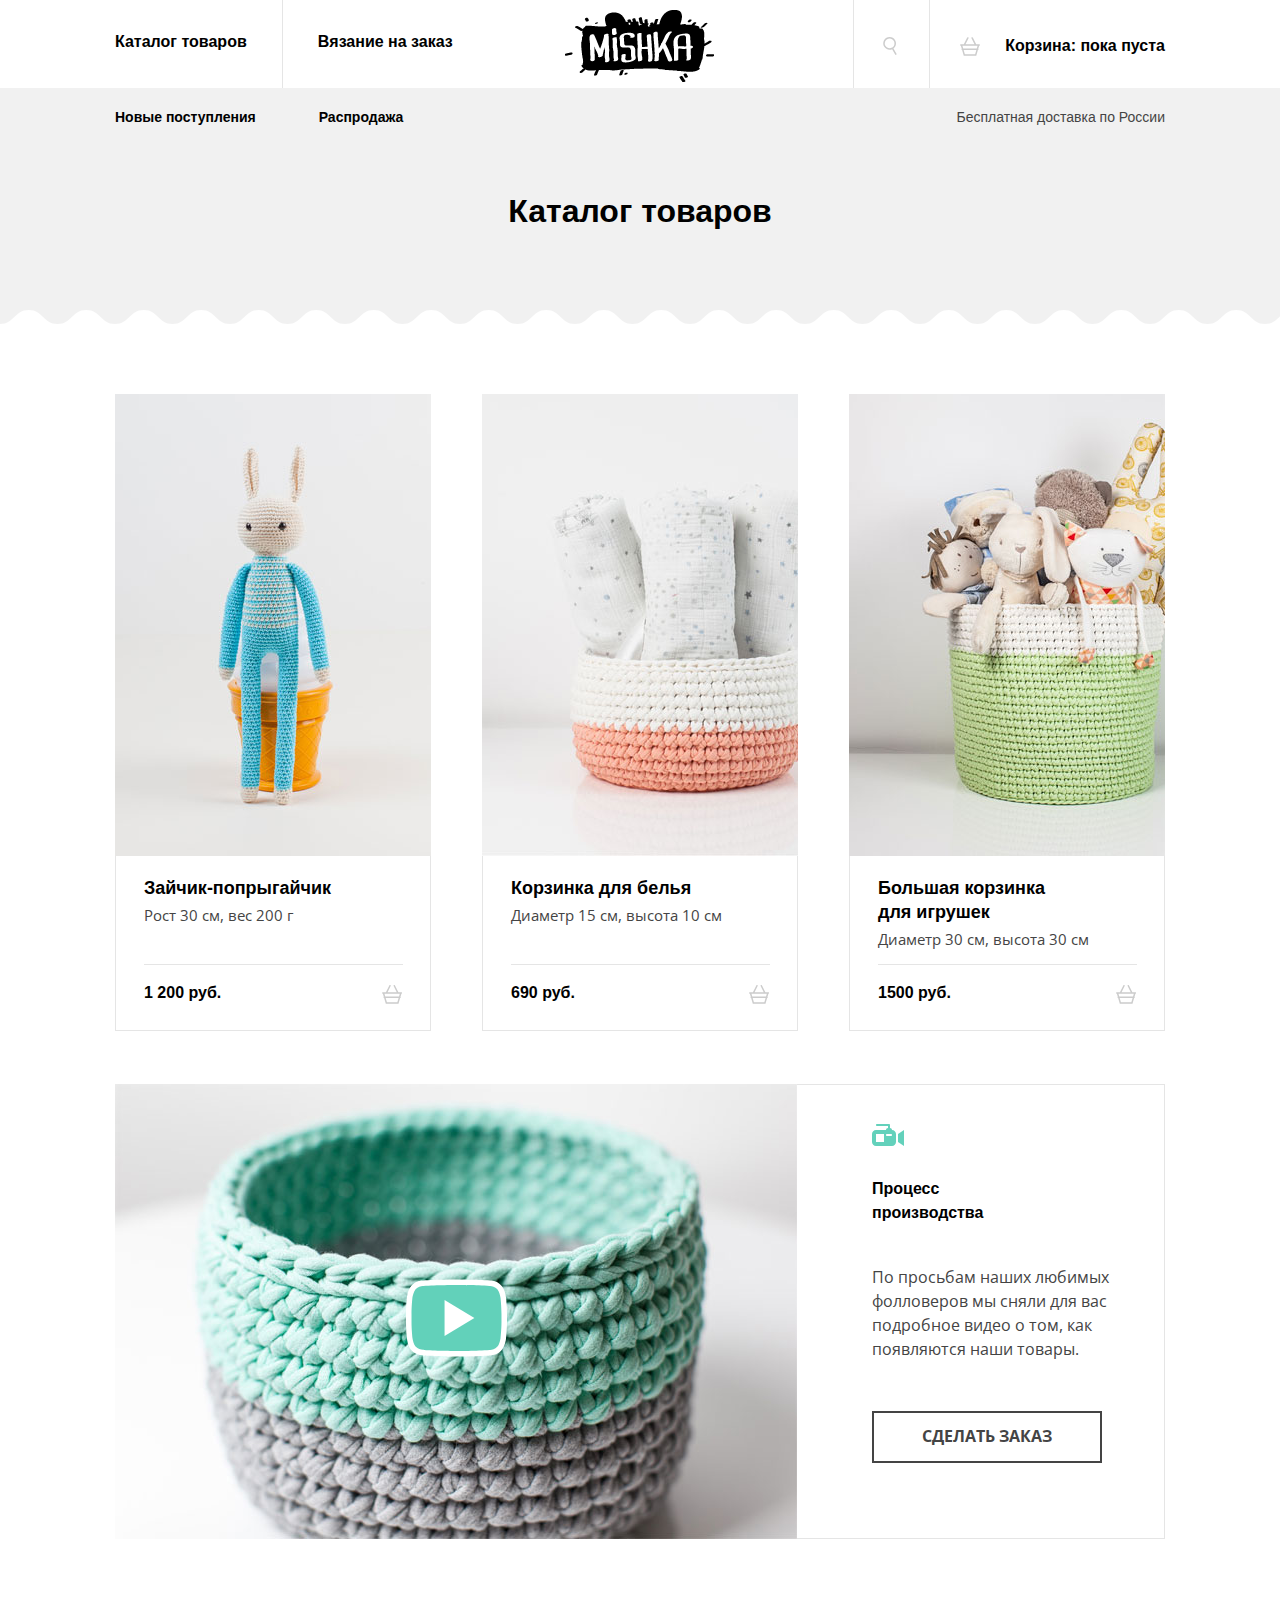
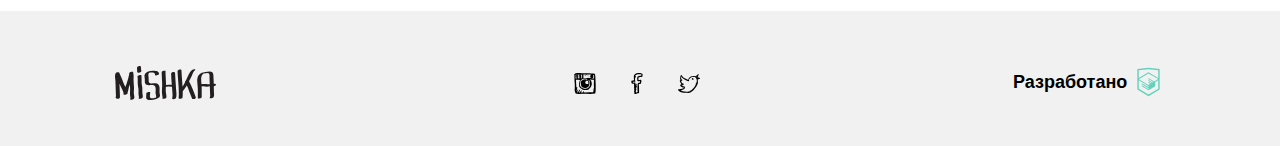
<file: catalog.html>
<!DOCTYPE html><html lang="ru"><head><meta charset="UTF-8"><meta name="viewport" content="width=device-width,initial-scale=1"><meta name="format-detection" content="telephone=no"><link href="https://fonts.googleapis.com/css?family=Open+Sans:400,700" rel="stylesheet"><link rel="stylesheet" href="src/css/normalize.css"><link rel="stylesheet" href="src/css/style.css"><title>Mishka</title></head><body><header class="main-header"><div class="main-header__wrapper"><div class="main-header__logo main-header__logo--active"><a href="index.html"><picture><source media="(min-width:1150px)" srcset="src/img/logo/mishka-logo-desktop.png, src/img/logo/mishka-logo-desktop@2x.png 2x"><source media="(min-width:768px)" srcset="src/img/logo/mishka-logo-tablet.png, src/img/logo/mishka-logo-tablet@2x.png 2x"><img src="src/img/logo/mishka-logo-mobile.png" srcset="src/img/logo/mishka-logo-mobile@2x.png 2x" alt="Логотип Мишка"></picture></a></div><nav class="main-nav"><ul class="main-nav__list"><li class="main-nav__item"><a href="#">Каталог товаров</a></li><li class="main-nav__item"><a href="#">Вязание на заказ</a></li></ul><ul class="main-nav__user-list"><li class="main-nav__user-item main-nav__user-item--search"><svg class="main-nav__user-item--search-icon" id="Capa_1" viewBox="0 0 176.292 176.292"><path class="main-nav__user-item--icon-color" d="M24.027 46.333c-4.32 16.125-2.103 32.968 6.244 47.426 11.132 19.281 31.892 31.259 54.178 31.259a62.367 62.367 0 0 0 24.474-5.03l32.507 56.303 12.99-7.5-32.508-56.305c11.174-8.353 19.19-20.117 22.856-33.802 4.32-16.125 2.103-32.968-6.244-47.426C127.393 11.978 106.633 0 84.347 0c-10.912 0-21.7 2.899-31.199 8.383-14.458 8.347-24.799 21.825-29.121 37.95zM84.347 15c16.944 0 32.727 9.104 41.188 23.759 6.344 10.988 8.029 23.789 4.745 36.044-3.283 12.255-11.143 22.499-22.131 28.842-7.222 4.169-15.416 6.373-23.699 6.373-16.944 0-32.727-9.104-41.188-23.759-6.344-10.988-8.029-23.788-4.745-36.043C41.801 37.96 49.66 27.717 60.648 21.373 67.87 17.204 76.064 15 84.347 15z"/></svg> <a href="#">Поиск по сайту</a></li><li class="main-nav__user-item main-nav__user-item--basket"><svg class="main-nav__user-item--basket-icon" viewBox="264.205 370.961 20.294 18.849"><path class="main-nav__user-item--icon-color" d="M283.75 378.19h-3.151l-3.407-6.814a.75.75 0 1 0-1.341.671l3.071 6.143h-9.138l3.072-6.143a.75.75 0 0 0-1.341-.671l-3.407 6.814h-3.151a.75.75 0 0 0 0 1.5h.157l.855 2.991a.737.737 0 0 0-.316.595c0 .396.309.71.697.739l1.656 5.795h12.697l1.656-5.795a.745.745 0 0 0 .698-.739.738.738 0 0 0-.316-.596l.854-2.991h.157a.75.75 0 1 0-.002-1.499zm-4.181 10.121h-10.433l-1.224-4.284h12.881l-1.224 4.284zm1.653-5.785h-13.739l-.81-2.836h15.359l-.81 2.836z"/></svg> <a>Корзина: пока пуста</a></li></ul><ul class="main-nav__sale-list"><li class="main-nav__sale-item"><a href="#">Новые поступления</a></li><li class="main-nav__sale-item"><a href="#">Распродажа</a></li></ul><div class="main-nav__slogan">Бесплатная доставка по России</div></nav></div></header><main class="page-catalog"><h1 class="page-catalog__title">Каталог товаров</h1><div class="products"><section class="products-item"><div class="products-item__photo"><a href="#"><picture><source media="(min-width: 1150px)" srcset="src/img/catalog/photo-1-desktop@1x.jpg, src/img/catalog/photo-1-desktop@2x.jpg 2x"><source media="(min-width: 768px)" srcset="src/img/catalog/photo-1-tablet@1x.jpg, src/img/catalog/photo-1-tablet@2x.jpg 2x"><img src="src/img/catalog/photo-1-mobile@1x.jpg" srcset="src/img/catalog/photo-1-mobile@2x.jpg 2x" alt="bunny"></picture></a></div><div class="products-item__description-wrapper"><div class="products-item__description"><h3 class="products-item__name"><a href="">Зайчик-попрыгайчик</a></h3><div class="products-item__detail">Рост 30 см, вес 200 г</div></div><div class="products-item__price"><span class="products-item__price-number">1 200 руб.</span> <a href="#" class="products-item__icon"><svg version="1.1" xmlns="http://www.w3.org/2000/svg" xmlns:xlink="http://www.w3.org/1999/xlink" x="0px" y="0px" width="20.294px" height="18.849px" viewBox="264.205 370.961 20.294 18.849" enable-background="new 264.205 370.961 20.294 18.849" xml:space="preserve"><path class="products-item__icon-color" d="M283.75,378.19h-3.151l-3.407-6.814c-0.185-0.37-0.634-0.52-1.006-0.335 c-0.371,0.186-0.521,0.636-0.335,1.006l3.071,6.143h-9.138l3.072-6.143c0.185-0.371,0.035-0.821-0.335-1.006 c-0.37-0.185-0.821-0.035-1.006,0.335l-3.407,6.814h-3.151c-0.414,0-0.75,0.336-0.75,0.75s0.336,0.75,0.75,0.75h0.157l0.855,2.991 c-0.187,0.137-0.316,0.347-0.316,0.595c0,0.396,0.309,0.71,0.697,0.739l1.656,5.795h12.697l1.656-5.795 c0.388-0.028,0.698-0.344,0.698-0.739c0-0.249-0.129-0.459-0.316-0.596l0.854-2.991h0.157c0.414,0,0.75-0.336,0.75-0.75 S284.164,378.19,283.75,378.19z M279.569,388.311h-10.433l-1.224-4.284h12.881L279.569,388.311z M281.222,382.526h-13.739 l-0.81-2.836h15.359L281.222,382.526z"/></svg></a></div></div></section><section class="products-item"><div class="products-item__photo"><a href="#"><picture><source media="(min-width: 1150px)" srcset="src/img/catalog/photo-2-desktop@1x.jpg, src/img/catalog/photo-2-desktop@2x.jpg 2x"><source media="(min-width: 768px)" srcset="src/img/catalog/photo-2-tablet@1x.jpg, src/img/catalog/photo-2-tablet@2x.jpg 2x"><img src="src/img/catalog/photo-2-mobile@1x.jpg" srcset="src/img/catalog/photo-2-mobile@2x.jpg 2x" alt="cart"></picture></a></div><div class="products-item__description-wrapper"><div class="products-item__description"><h3 class="products-item__name"><a href="">Корзинка для белья</a></h3><div class="products-item__detail">Диаметр 15 см, высота 10 см</div></div><div class="products-item__price"><span class="products-item__price-number">690 руб.</span> <a href="#" class="products-item__icon"><svg version="1.1" xmlns="http://www.w3.org/2000/svg" xmlns:xlink="http://www.w3.org/1999/xlink" x="0px" y="0px" width="20.294px" height="18.849px" viewBox="264.205 370.961 20.294 18.849" enable-background="new 264.205 370.961 20.294 18.849" xml:space="preserve"><path class="products-item__icon-color" d="M283.75,378.19h-3.151l-3.407-6.814c-0.185-0.37-0.634-0.52-1.006-0.335 c-0.371,0.186-0.521,0.636-0.335,1.006l3.071,6.143h-9.138l3.072-6.143c0.185-0.371,0.035-0.821-0.335-1.006 c-0.37-0.185-0.821-0.035-1.006,0.335l-3.407,6.814h-3.151c-0.414,0-0.75,0.336-0.75,0.75s0.336,0.75,0.75,0.75h0.157l0.855,2.991 c-0.187,0.137-0.316,0.347-0.316,0.595c0,0.396,0.309,0.71,0.697,0.739l1.656,5.795h12.697l1.656-5.795 c0.388-0.028,0.698-0.344,0.698-0.739c0-0.249-0.129-0.459-0.316-0.596l0.854-2.991h0.157c0.414,0,0.75-0.336,0.75-0.75 S284.164,378.19,283.75,378.19z M279.569,388.311h-10.433l-1.224-4.284h12.881L279.569,388.311z M281.222,382.526h-13.739 l-0.81-2.836h15.359L281.222,382.526z"/></svg></a></div></div></section><section class="products-item products-item--mr0"><div class="products-item__photo"><a href="#"><picture><source media="(min-width: 1150px)" srcset="src/img/catalog/photo-3-desktop@1x.jpg, src/img/catalog/photo-3-desktop@2x.jpg 2x"><source media="(min-width: 768px)" srcset="src/img/catalog/photo-3-tablet@1x.jpg, src/img/catalog/photo-3-tablet@2x.jpg 2x"><img src="src/img/catalog/photo-3-mobile@1x.jpg" srcset="src/img/catalog/photo-3-mobile@2x.jpg 2x" alt="cart-toys"></picture></a></div><div class="products-item__description-wrapper"><div class="products-item__description products-item__description--last"><h3 class="products-item__name products-item__name--last"><a href="">Большая корзинка для игрушек</a></h3><div class="products-item__detail">Диаметр 30 см, высота 30 см</div></div><div class="products-item__price"><span class="products-item__price-number">1500 руб.</span> <a href="#" class="products-item__icon"><svg version="1.1" xmlns="http://www.w3.org/2000/svg" xmlns:xlink="http://www.w3.org/1999/xlink" x="0px" y="0px" width="20.294px" height="18.849px" viewBox="264.205 370.961 20.294 18.849" enable-background="new 264.205 370.961 20.294 18.849" xml:space="preserve"><path class="products-item__icon-color" d="M283.75,378.19h-3.151l-3.407-6.814c-0.185-0.37-0.634-0.52-1.006-0.335 c-0.371,0.186-0.521,0.636-0.335,1.006l3.071,6.143h-9.138l3.072-6.143c0.185-0.371,0.035-0.821-0.335-1.006 c-0.37-0.185-0.821-0.035-1.006,0.335l-3.407,6.814h-3.151c-0.414,0-0.75,0.336-0.75,0.75s0.336,0.75,0.75,0.75h0.157l0.855,2.991 c-0.187,0.137-0.316,0.347-0.316,0.595c0,0.396,0.309,0.71,0.697,0.739l1.656,5.795h12.697l1.656-5.795 c0.388-0.028,0.698-0.344,0.698-0.739c0-0.249-0.129-0.459-0.316-0.596l0.854-2.991h0.157c0.414,0,0.75-0.336,0.75-0.75 S284.164,378.19,283.75,378.19z M279.569,388.311h-10.433l-1.224-4.284h12.881L279.569,388.311z M281.222,382.526h-13.739 l-0.81-2.836h15.359L281.222,382.526z"/></svg></a></div></div></section><section class="video-content"><picture class="video"><source media="(min-width:1150px)" srcset="src/img/catalog/video-desktop@1x.jpg, src/img/catalog/video-desktop@2x.jpg 2x"><source media="(min-width:768px)" srcset="src/img/catalog/video-tablet@1x.jpg, src/img/catalog/video-tablet@2x.jpg 2x"><img src="src/img/catalog/video-mobile@1x.jpg" srcset="src/img/catalog/video-mobile@2x.jpg 2x" alt="Логотип Мишка"> <svg class="video__play-icon" viewBox="247.3 382.56 100.678 76.891"><path class="video__play-icon--color" d="M344.255 400.708s-.92-7.008-3.785-10.078c-3.632-4.041-7.674-4.066-9.541-4.297-13.326-1.023-33.303-1.023-33.303-1.023h-.051s-19.978 0-33.304 1.023c-1.867.23-5.908.256-9.54 4.297-2.84 3.096-3.786 10.078-3.786 10.078s-.896 8.211-.896 16.422v7.699c0 8.21.947 16.421.947 16.421s.921 7.009 3.785 10.078c3.632 4.041 8.364 3.913 10.487 4.349 7.622.767 32.356 1.022 32.356 1.022s20.003-.025 33.329-1.048c1.867-.23 5.908-.256 9.54-4.298 2.84-3.069 3.786-10.078 3.786-10.078s.946-8.21.946-16.421v-7.699c-.023-8.236-.97-16.447-.97-16.447z"/><path fill="#FFF" d="M297.614 459.449h-.016c-1.015-.011-24.946-.266-32.604-1.037l-.14-.014-.137-.028c-.271-.056-.668-.107-1.126-.167-2.503-.328-7.159-.938-10.839-5.019-3.354-3.616-4.377-10.771-4.483-11.576l-.005-.043c-.039-.342-.965-8.463-.965-16.736v-7.699c0-8.266.875-16.378.912-16.72l.009-.071c.108-.802 1.155-7.928 4.474-11.557 3.996-4.439 8.531-4.899 10.712-5.121.192-.02.37-.037.529-.058l.126-.013c13.277-1.019 33.312-1.031 33.514-1.031h.051c.201 0 20.236.013 33.514 1.031l.126.013c.159.021.337.038.529.058 2.179.221 6.71.682 10.704 5.112 3.354 3.616 4.377 10.771 4.483 11.577l.005.043c.039.342.965 8.459.99 16.753v7.708c0 8.273-.926 16.395-.965 16.736l-.007.053c-.108.805-1.156 7.953-4.478 11.562-3.994 4.435-8.527 4.896-10.707 5.117-.193.02-.371.037-.53.057l-.126.013c-13.276 1.02-33.334 1.057-33.535 1.058l-.015-.001zm-31.944-6.497c7.477.729 31.216.989 31.968.997.657-.001 20.135-.049 33.047-1.036.178-.021.371-.041.58-.062 1.836-.186 4.608-.468 7.186-3.335l.026-.029c1.825-1.974 2.853-6.928 3.075-8.552.059-.514.926-8.358.926-16.08v-7.699c-.023-7.76-.896-15.627-.951-16.109-.32-2.382-1.434-6.789-3.066-8.539l-.035-.038c-2.577-2.868-5.351-3.149-7.186-3.336a34.367 34.367 0 0 1-.58-.062c-13.066-.998-32.834-1.011-33.033-1.011h-.051c-.198 0-19.967.013-33.033 1.011a33.29 33.29 0 0 1-.58.062c-1.835.187-4.607.468-7.186 3.336l-.019.021c-1.828 1.993-2.855 6.924-3.082 8.552-.062.591-.875 8.399-.875 16.089v7.699c0 7.749.871 15.598.926 16.083.32 2.381 1.433 6.789 3.066 8.539l.035.039c2.322 2.584 5.303 2.975 7.479 3.259.481.061.939.121 1.363.201z"/><g><path fill="#FFF" d="M285.733 403.138v35.708l29.747-17.854z"/></g></svg></picture><div class="video-content-wrapper"><div class="video-content__title-wrapper"><h3 class="video-content__title"><svg class="video-content__icon" version="1.1" xmlns="http://www.w3.org/2000/svg" xmlns:xlink="http://www.w3.org/1999/xlink" x="0px" y="0px" width="32px" height="32px" viewBox="0 0 32 32" enable-background="new 0 0 32 32" xml:space="preserve"><g transform="translate(0 192)"><path class="products-item__icon-color" d="M26-177l6-4v16l-6-4V-177z M24-177v8c0,2.209-1.791,4-4,4H4c-2.209,0-4-1.791-4-4v-8c0-2.209,1.791-4,4-4h10 c0-1.105,0.895-2,2-2v-2H5c-0.553,0-1-0.447-1-1s0.447-1,1-1h12c0.553,0,1,0.447,1,1v3c1.105,0,2,0.895,2,2 C22.209-181,24-179.209,24-177z M12-177H4v8h8V-177z M20-176c0-0.553-0.447-1-1-1h-4c-0.553,0-1,0.447-1,1s0.447,1,1,1h4 C19.553-175,20-175.447,20-176z"/></g></svg> Процесс производства</h3></div><p class="video-content__teaser">По просьбам наших любимых фолловеров мы сняли для вас подробное видео о том, как появляются наши товары.</p><a href="#" class="btn btn-sm-inner btn-lg-inner">Сделать заказ</a></div></section></div></main><div class="main-footer__bg"><footer class="main-footer"><div class="main-footer__logo"></div><ul class="social"><li class="social__item"><a class="social__link" href="#"><svg class="social__icon" data-name="Layer 1" viewBox="0 0 21.77 21.33"><path class="social__icon--color" d="M21.77 12.15c0-2.39-.34-4.79-.3-7.13 0-.79-.09-1.54-.15-2.28a5.29 5.29 0 0 1-.15-1.06 8.8 8.8 0 0 1-.47-.85A7.67 7.67 0 0 0 19 .61c-.66 0-1.25-.12-1.9-.15-1.94-.1-4-.08-6-.08A43.25 43.25 0 0 1 5.37 0h-2.2a.6.6 0 0 1-.23.08 9.25 9.25 0 0 0-1.59.3 2.81 2.81 0 0 1-.68.3 3 3 0 0 0-.61.38c-.19.21.18.45 0 .61v.91a1.73 1.73 0 0 1 .08.83v1c0 1.28.13 2.4.08 3.72a38.7 38.7 0 0 1 .08 9.41 14.11 14.11 0 0 1 .46 1.75 7.61 7.61 0 0 0 .68 1.52 6.73 6.73 0 0 0 1.9.23 4.34 4.34 0 0 0 1.14.3c2.84-.21 5.5-.15 8.43-.23a34.61 34.61 0 0 0 8.28-.23 1.77 1.77 0 0 0 .23-.76 2.22 2.22 0 0 1 .23-.76c.1-2.36.13-4.79.12-7.21zm-13-6.22a9.43 9.43 0 0 1 2.43-.3 10.79 10.79 0 0 1 1.9.46c.12.18-.24.55.15.68v.06c.06 0 .15 0 .15.08a1.92 1.92 0 0 1 1.06.38c.45.05.54.48 1.14.38a2.18 2.18 0 0 0-.08.83 11.88 11.88 0 0 1 .3 4.25 1.86 1.86 0 0 0-.3.68 9.81 9.81 0 0 1-.84 1.06 1.08 1.08 0 0 1-.45.53.89.89 0 0 1-.46.53 1 1 0 0 1-.77-.06 3.44 3.44 0 0 0-1.21.61c-.82-.1-1.65-.17-2.43-.3a1.94 1.94 0 0 0-.83-.3 2 2 0 0 0-.89-.5 3.79 3.79 0 0 0-.46-.23 2.32 2.32 0 0 0-.46-.23 11.72 11.72 0 0 1-.53-1.06 5.55 5.55 0 0 1-.46-1.21 13.41 13.41 0 0 1 .38-3.8c.35-.59.78-1.09 1.14-1.67a.3.3 0 0 0 .38-.3 2.53 2.53 0 0 0 .68-.08 1.78 1.78 0 0 0 .47-.5zM7.11 3.19A3.27 3.27 0 0 1 7 2.13a2.84 2.84 0 0 1 .3-.53c0-.07-.09-.06-.15-.08a1 1 0 0 1 .83 0c.18.53-.31.48-.49.68 0 .17.32 0 .46.08 0 .85-.06 1.5 0 2.2h-.46c0 .23.23.23.46.23a2.68 2.68 0 0 0 .05.6 3 3 0 0 1-1 .08c-.14-.59.2-1.39.11-2.2zm-.68-1.6a.12.12 0 0 1 .15.08 1.1 1.1 0 0 1-.08.91 2.44 2.44 0 0 1-.07-.99zm.15 1.83A.44.44 0 0 1 6.43 3a.44.44 0 0 1 .15.42zm0 1.37c-.06.14-.08 0-.08-.15s.09.04.08.14zM6.43 5a.77.77 0 0 1 .23.23c0 .19-.28.18-.38.08s.11-.19.15-.31zM4.08 3.79c0-.11 0-.21-.08-.23-.07-.73.13-1.41 0-2a3.41 3.41 0 0 1 1.14-.08v1.18a.49.49 0 0 1-.38.08c-.05.26.32.12.38.26a9.3 9.3 0 0 0 .15 2.43c-.57-.06-.91.11-1.44.08.1-.61 0-1.43.53-1.59a.81.81 0 0 0-.3-.13zm-.53 0c-.2 0-.22-.53-.08-.61.33.01.25.51.08.61zm-.15 1a3.67 3.67 0 0 0 .07-.69c.23.01.26.77-.08.68zm.23-2c-.26.05-.27-.27-.15-.38s.26.21.14.32zm0-1.14a.49.49 0 0 1-.08.3.78.78 0 0 1-.23-.23c.02-.15.19-.11.3-.13zm-.24 3.66c.15 0 .11.34-.08.23a.36.36 0 0 0 .08-.23zm-.68-3.72c0 .26-.44.32-.38 0h.38zm-1 .08a3.52 3.52 0 0 1-.37.33c-.21-.12.09-.42.38-.33zm-.46.76L2 1.82a.58.58 0 0 1 0-.23h.26c.1.41-.26.3-.26.53a.62.62 0 0 1-.08.23 4.67 4.67 0 0 1 .08 1 1.79 1.79 0 0 1-.61.23c-.02-.44-.18-.69-.12-1.15zm.09 3.26V4.1c.2-.18.4-.36.61-.53.3.49.18 1.43.46 1.89a8.81 8.81 0 0 1-1.07.23zm18.22 11.09a21.35 21.35 0 0 1-.38 2.81c-2.89.12-6 0-8.88.15-.2 0-.27 0-.23-.23a4.45 4.45 0 0 1-.53.23 1.24 1.24 0 0 0 .15-1.29c-.8 0-.8.82-1.14 1.29-.69-.05-1.14.13-1.82.08.18-.71.75-1 .91-1.75-.39-.55-1 .14-1.21.45-.2.48-.56.81-.76 1.29h-1c.24-.47.49-.93.76-1.37a5.13 5.13 0 0 0 .68-1.37c-.16-.28-.42 0-.68 0-.12.18-.27.33-.38.53a8.63 8.63 0 0 0-.68 1.14c-.17.26-.37.01-.52.26-.39.27-.58.74-1 1-.17-.06 0-.36.15-.38a.9.9 0 0 1 .09-.62 2.41 2.41 0 0 1 .38-.91c.12-.74.52-1.2.68-1.9a1.93 1.93 0 0 0-1 1 7.29 7.29 0 0 0-.68 1.29 1.72 1.72 0 0 1-.08-.84c.12-.59.3-1.12.38-1.75A2.61 2.61 0 0 0 3 15a.71.71 0 0 0-.08-.76.54.54 0 0 0-.45.3c-.19 0-.19.51-.3.3 0-2.59-.45-4.81-.46-7.44a1.94 1.94 0 0 0-.21-.64c1.63 0 3.12.09 4.78.23a3.45 3.45 0 0 1-.3.38 1.88 1.88 0 0 0-.38.3 12.67 12.67 0 0 0-.6 6.15 4.39 4.39 0 0 0 1 1.44c.91.49 1.63 1.15 2.51 1.67a14.15 14.15 0 0 0 5.54 0 4.32 4.32 0 0 0 .68-.38c1.36-1.24 2.75-2.46 3-4.86v-1.37a4.93 4.93 0 0 0-1.75-3.64 3.86 3.86 0 0 1 1.67.08 5.8 5.8 0 0 0 .68 0 8.77 8.77 0 0 1 1.44 0 5.75 5.75 0 0 1 .23.76c-.06 1.68-.19 3.3-.15 5.09.1.45.13 1 .23 1.44a17 17 0 0 1-.52 2.73zm.38-11.16c-.64-.12-1.23-.29-1.94-.38.07-.33.8 0 1-.23.38-.22.29-.92.3-1.52a5 5 0 0 0 .08-1.06C19 1.48 17.63 2 16.53 2a6 6 0 0 0-.3 2.66c.17.49 1 .29 1.52.46-.14.33-.69.06-1 .08s-.75-.09-.98-.2c-2.29.08-4.28 0-6.53.15a17.2 17.2 0 0 0-.08-3.64h3.11c-.34.37-.91.49-1.27.84a3.15 3.15 0 0 0-1.14.91 1 1 0 0 0 .76-.38c.36-.07.48-.38.83-.46a5.9 5.9 0 0 1 1.67-.91 3.54 3.54 0 0 1 1 .08c1.28 0 2.46.13 3.8.08a13 13 0 0 1 2 .3 7.11 7.11 0 0 1 .3.91 25.58 25.58 0 0 1-.28 2.74zM14.1 1.9c.11 0 0-.09 0 0zm0 0a3.26 3.26 0 0 0-1.37.68 3.31 3.31 0 0 0 1.37-.68zm1.06.6c.11 0 0-.09 0 0zm-1.75.91a6 6 0 0 0 1.75-.91 7.1 7.1 0 0 0-1 .38 3.72 3.72 0 0 0-.74.54zm-.68-.84c-.11 0 0 .09 0 0zm-.73.62c.11 0 0-.09 0 0zm0 .07c.06 0 .07 0 .08-.08s-.08.04-.08.08zm-.08.08c.06 0 .07 0 .08-.08s-.1.03-.1.08zm-.83.61a2.06 2.06 0 0 0 .83-.61 2 2 0 0 0-.86.61zm2.28 1a6.68 6.68 0 0 0 1.21-.53 4.59 4.59 0 0 0 1-.76 4.11 4.11 0 0 0-1.22.53 7.44 7.44 0 0 0-1.02.74zm-2.28-1c-.32-.07 0 .23 0 0zm-.53.38s.12 0 .08-.08-.15.04-.11.08zm2.81.61c-.11 0 0 .09 0 0zM12.2 6.76a3.35 3.35 0 0 0-1-.38 5.32 5.32 0 0 0-1.75.23l-.91.45a4.08 4.08 0 0 1-.76.53 1.59 1.59 0 0 1-.68.61.48.48 0 0 1-.3.38 1.09 1.09 0 0 1-.22.42c0 .12 0 .29-.08.3a18.36 18.36 0 0 0 .68 4.18 5 5 0 0 0 1.44 1.29 6.32 6.32 0 0 0 2.13.53 3.19 3.19 0 0 1 .91-.08 5.09 5.09 0 0 0 2.81-1.44 1.58 1.58 0 0 1 .45-.68c-.25-.67.29-1.1.46-1.6a8.52 8.52 0 0 0-.6-3.5 4 4 0 0 0-1.37-1.14c-.06 0-.15 0-.15-.08a1.36 1.36 0 0 0-1.06-.02zm-3.42 4.32a.62.62 0 0 1-.15-.38c.26-.07.12.24.15.38zm.08.3c0-.12.08 0 .08.08s-.08.01-.08-.07zm.46-2.04c0-.09.08 0 .08 0s-.08.04-.08 0zM11 7.21a1 1 0 0 0 .08.84c-.32-.05-.59-.89-.08-.84zm.38 3.95s.05-.1.08-.08-.07.1-.09.08zm.74 2.84c0-.11.07 0 .15 0a.08.08 0 0 1-.15 0zm2.2-2.58c-.23-.06-.14.21-.38.15a1.57 1.57 0 0 1 .23-.46c.14.07.18.18.16.35zm-1.14-3.8a2.75 2.75 0 0 1 .61.38 2 2 0 0 0 .38.53 20.57 20.57 0 0 1 .15 2.35c-.26.1-.44.27-.68.38a4.44 4.44 0 0 1-1.9-.46c-.17-.26-.36-.5-.53-.76V9a4.2 4.2 0 0 0 .46-.61.56.56 0 0 0 .45-.61.38.38 0 0 1-.12-.19 2 2 0 0 1 .38.23 6 6 0 0 1 .81-.15z" id="instagram"/></svg></a></li><li class="social__item"><a class="social__link" href="#"><svg class="social__icon" data-name="Layer 1" xmlns="http://www.w3.org/2000/svg" viewBox="0 0 14.96 27.72"><g id="facebook"><path class="social__icon--color" d="M11.66,5.19a6.68,6.68,0,0,0,2.68-.3,8.12,8.12,0,0,0,.62-3,1.09,1.09,0,0,1-.21-0.4c0-.2-0.28-0.19-0.31-0.4C14.17,0.94,14,.68,13.72.51L11.56,0A13.56,13.56,0,0,0,9,.11,6.62,6.62,0,0,0,3.72,2.5c0,0.08,0,.2-0.1.2C3,4.29,3.49,6.32,3.41,8.28c0.1,0.44.11,1,.2,1.39a18.82,18.82,0,0,1-3.4.5A3.06,3.06,0,0,0,0,11.87a15,15,0,0,0,.41,1.59,3.53,3.53,0,0,0,.83.5,0.44,0.44,0,0,1,.1.1c0.51,0.27,1.45,0,2.27.1-0.14,2,.26,3.92,0,5.68a2,2,0,0,1,.21.8A8.25,8.25,0,0,0,4,23.33a2.63,2.63,0,0,0-.41,1.79c0.12,0,.11.16,0.1,0.3-0.07.47,0.64,0.17,0.52,0.7,0.16,0.46-.43.18-0.41,0.5v0.9a6,6,0,0,0,2.27.2c0.91-.42,2.19-0.48,2.79-1.2a1.28,1.28,0,0,0,1.24-.2,2.82,2.82,0,0,0,.21-0.7,3.32,3.32,0,0,1-.1-0.9V21.83c-0.21-2.29,0-4.94-.31-7.18a9.1,9.1,0,0,0,2.58-.4A4.85,4.85,0,0,0,13,12.37a1.56,1.56,0,0,0,.21-1,2.4,2.4,0,0,0,.1-1.1c-0.14-.6-0.17-1.3-0.83-1.39-0.88-.24-2,0.6-3,0.3,0-1.13-.29-2.34,0-3.39C10.24,5.61,10.94,5.39,11.66,5.19ZM7.84,10a3.76,3.76,0,0,0,.41.7c0.08,0,.2,0,0.21.1a10.32,10.32,0,0,0,3.1-.3A7.46,7.46,0,0,1,11,13a10,10,0,0,1-2,.2,7.41,7.41,0,0,0-.62.7,2.26,2.26,0,0,1,0,.8,3.7,3.7,0,0,0-.21.8V17a1.7,1.7,0,0,1-.1.5v3.49a1.75,1.75,0,0,0,.1.5v3a1.46,1.46,0,0,0,.1.9c-0.07.36-.41,0-0.82,0.1a7.66,7.66,0,0,1-1.55.4,2.81,2.81,0,0,0,.31-1.1c0-.38-0.37-0.31-0.52-0.5,0.19-.64.56-1.12,0.72-1.79,0.2-.51.71-1.3,0.31-1.79A1,1,0,0,0,6,21c0,0.08,0,.2-0.1.2s0,0.2-.1.2-0.15.06,0,0,0-.2.1-0.2,0-.2.1-0.2v-0.3a5.71,5.71,0,0,0,.83-2,4.81,4.81,0,0,0,.41-1,1.29,1.29,0,0,0,.1-1.2,1,1,0,0,0-.93.7c-0.32-.19.16-0.43,0.1-0.7,0.14-.23.17-0.57,0.31-0.8,0.2-.41.56-1.3,0-1.6a0.66,0.66,0,0,0-.72.5,1.45,1.45,0,0,0-.52.7c-0.37-.07-0.14-0.73-0.21-1.1a8.53,8.53,0,0,0,0-1.2c-0.56-.8-2-0.11-3.2-0.3a2.24,2.24,0,0,1-.1-1.2c1-.09,2.48.2,3.2-0.2,0-.08,0-0.2.1-0.2a1.78,1.78,0,0,0-.51-1.4,17.1,17.1,0,0,0,.1-3,3.28,3.28,0,0,0,.51-0.6c0.11-1,.67-1.48.72-2.49-0.27,0-.61-0.05-0.62.2-0.3-.11-0.38.48-0.51,0.2a1.7,1.7,0,0,1,.31-1C6,2.68,6.58,2.28,7.23,1.9c1.74-.24,4.65-0.45,6.09.2C13.36,2.72,13,3,13.11,3.6H11.56a30.6,30.6,0,0,0-3,1C8.33,4.66,8.29,4.93,8.05,5a5.91,5.91,0,0,1-.31,1C7.66,7.43,7.87,8.59,7.84,10Z" transform="translate(0 0)"/></g></svg></a></li><li class="social__item"><a class="social__link" href="#"><svg class="social__icon" data-name="Layer 1" xmlns="http://www.w3.org/2000/svg" viewBox="0 0 23.49 20.17"><path class="social__icon--color" d="M23.45,4.08A2.16,2.16,0,0,0,22,3.71H20.93a8.34,8.34,0,0,1,.52-1,5.42,5.42,0,0,0,.22-1.26c0.13-.17.18-0.42,0.3-0.59A0.6,0.6,0,0,0,22,.23C22,0,21.75,0,21.45,0a0.51,0.51,0,0,0-.22.15c-0.45.43-.78,1-1.26,1.41H19.9c-0.09,0,0,0-.08.07l-0.37.22a3,3,0,0,1-.89.52A6.08,6.08,0,0,0,16.71,2a6.44,6.44,0,0,0-3,.74,7.32,7.32,0,0,0-2.15,1.63,8.05,8.05,0,0,0-.37.74s0,0.09-.07.07a1.22,1.22,0,0,1-.07.52c0,0.13.2,0.43,0,.52a7.15,7.15,0,0,1-2.15-1A10.15,10.15,0,0,1,6.78,4.16,6,6,0,0,1,5,2.82a3.58,3.58,0,0,1-.67-0.89C4,1.77,4.16,1,3.59,1c-0.32,0-.34.2-0.44,0.37a1.63,1.63,0,0,0-.37.52S2.77,2,2.71,2a17.77,17.77,0,0,0-.52,3.26,3.07,3.07,0,0,0,.59,1,1.11,1.11,0,0,0-.89.52,3.72,3.72,0,0,0,.74,2.3,2.94,2.94,0,0,0,.59,1,1,1,0,0,0,.3.45,2.21,2.21,0,0,0,.15.22c0,0.11.29,0.18,0.07,0.22a2.75,2.75,0,0,0-1.26.37,1.92,1.92,0,0,0,0,1.11,4.45,4.45,0,0,1,.3.52,18.31,18.31,0,0,0,1.63,1.11,15.23,15.23,0,0,0,1.85.37,1.44,1.44,0,0,1-.59.74,19.23,19.23,0,0,1-2.74.74c-0.56,0-1,.23-1.56.22C1,16.29.52,16.24,0.26,16.38a0.8,0.8,0,0,0-.22.22,0.72,0.72,0,0,0,.44.89,0.45,0.45,0,0,0,.37.37,0.8,0.8,0,0,0,.44.37,10.58,10.58,0,0,0,1.93,1.11c0.83,0.18,1.65.38,2.52,0.52s1.9,0.12,2.82.22h1a9.91,9.91,0,0,0,1.85.07,0.81,0.81,0,0,1,.52-0.07,9.28,9.28,0,0,0,1.63-.74c0.57-.24,1-0.64,1.56-0.89a10,10,0,0,0,2.52-2.37A1.66,1.66,0,0,0,18,15.35a3.34,3.34,0,0,0,.59-0.67,9.92,9.92,0,0,0,1-1.41c0.32-.5.58-1.05,0.89-1.56,0-.41.31-0.48,0.3-0.89,0.19-.23.18-0.66,0.37-0.89a1.38,1.38,0,0,1,.07-0.59A12.15,12.15,0,0,0,21,5.94a5.74,5.74,0,0,0,1.63-.59A1,1,0,0,0,23.45,4.08ZM20,8.16a4.73,4.73,0,0,1-1,2,8.65,8.65,0,0,1-.07.89,4.31,4.31,0,0,0-.37,1c-0.2.27-.33,0.61-0.52,0.89-0.37.55-.78,1.05-1.19,1.56s-0.91,1-1.33,1.48-0.94.88-1.41,1.33a5,5,0,0,0-1.26.67,5,5,0,0,0-.67.3c-0.18.15-.5,0.14-0.67,0.3A24,24,0,0,1,8,18.76a26.33,26.33,0,0,1-3-.37,11.79,11.79,0,0,1-2.3-1,1.58,1.58,0,0,1,1-.22A3,3,0,0,1,4,17a3.47,3.47,0,0,0,.52-0.07,9.52,9.52,0,0,0,1.7-.59,8.84,8.84,0,0,0,.67-0.59,0.74,0.74,0,0,1,.22-0.44,2,2,0,0,0,.15-0.82,1.2,1.2,0,0,0,.3-0.67,0.6,0.6,0,0,0-.3-0.37,1.48,1.48,0,0,0-.44-0.22,1.37,1.37,0,0,1-.59-0.08c-0.15,0-.49.09-0.52-0.07a3.61,3.61,0,0,1-1.85-.74,4.48,4.48,0,0,0,1.33-.74c0.52-.08,1.06-0.13,1.11-0.67,0-.72-0.77-0.66-1.33-0.82A12.12,12.12,0,0,1,3.22,7.57,3,3,0,0,0,4,7.12,0.6,0.6,0,0,0,4.63,6.6,0.94,0.94,0,0,0,4,5.79,3.5,3.5,0,0,1,3.37,5a18.47,18.47,0,0,1,.07-2.37c0.06,0,.07,0,0.07.07,0.23,0.44.56,0.77,0.82,1.19A8.87,8.87,0,0,0,5.89,5c0.45,0.41,1.11.62,1.56,1A16.41,16.41,0,0,1,9.15,7a4.29,4.29,0,0,0,2,.59l0.59-.3c0.26-.46-0.06-1.08.15-1.63a4.35,4.35,0,0,1,1.26-1.48A7.81,7.81,0,0,0,14,3.64a4.82,4.82,0,0,0,1-.37,6.26,6.26,0,0,0,1-.15h1.26a7,7,0,0,0,.74.15,1.83,1.83,0,0,0,.67.37,4.47,4.47,0,0,1,1.41,3A10.23,10.23,0,0,0,20,8.16Zm0.3-5.63a1.1,1.1,0,0,1-.59.82,2,2,0,0,0-.15-0.22c0-.21.21-0.19,0.3-0.3a1.92,1.92,0,0,1,.44-0.3C20.33,2.44,20.45,2.48,20.34,2.53Zm-5.48,3a1.36,1.36,0,0,0,.52.37,0.71,0.71,0,0,0,.59.37,2,2,0,0,0,.37-0.22,0.94,0.94,0,0,0,.3-0.3,2.36,2.36,0,0,0-.37-1.33A0.93,0.93,0,0,0,14.86,5.57Z" transform="translate(0 0)"/></svg></a></li></ul><div class="main-footer__copyright"><span class="main-footer__copyright-text">Разработано <svg class="main-footer__copyright-icon" xmlns="http://www.w3.org/2000/svg" viewBox="0 0 60 60"><path fill="#63d1bb" d="M30.2 5h-.2l-19.7 2.1v36.2l19.7 11.7 19.7-11.7v-36.2l-19.5-2.1zm17 36.8l-17.2 10.2-17.2-10.2v-14.8l17.1 10.2v1.8l-11.7-7v1.8l11.8 7.1v1.9l-11.8-7v1.8l11.8 7 11.9-7.1v-7.6l5.3-3.2v15.1zm-.1-17l-4.7 2.8-2.2 1.3-10.3-6.1v1.8l8.8 5.3h-.1l-.2.1-1.3.7-7.3-4.3v1.8l5.8 3.4-1.4.9-4.3-2.6v1.8l2.9 1.7-2.9 1.7-17-10.1 17-10.2 17.2 10zm.1-1.8l-17.3-10.2-17.1 10.2v-13.6l17.2-1.8 17.2 1.8v13.6z"/></svg></span></div></footer></div><script type="text/javascript" src="src/js/script.js"></script></body></html>
</file>
<file: src/css/style.css>
.container {
  width: 261px;
  margin: 0 auto;
  box-sizing: border-box;
}
@media (min-width: 768px) {
  .container {
    width: 668px;
    box-sizing: border-box;
  }
}
@media (min-width: 1150px) {
  .container {
    width: 1050px;
    box-sizing: border-box;
  }
}
body {
  font-size: 16px;
  line-height: 24px;
  font-family: 'Verdana', 'Arial', sans-serif;
}
img {
  max-width: 100%;
  height: auto;
}
h2 {
  font-size: 24px;
  line-height: 30px;
  font-weight: 700;
  margin: 0;
}
@media (min-width: 768px) {
  h2 {
    font-size: 40px;
    line-height: 50px;
  }
}
@media (min-width: 1150px) {
  h2 {
    font-size: 50px;
    line-height: 57px;
  }
}
.main-header__logo {
  text-align: center;
  margin: 0 auto;
  padding: 28px 0;
  border-bottom: 1px solid rgba(0, 0, 0, 0.1);
}
@media (min-width: 768px) {
  .main-header__wrapper {
    width: 261px;
    margin: 0 auto;
    box-sizing: border-box;
    position: relative;
  }
  .main-header__wrapper::after {
    content: "";
    display: table;
    clear: both;
  }
  .main-header__wrapper::before {
    content: "";
    display: table;
    clear: both;
  }
  .main-header__logo {
    border: none;
    float: left;
    padding: 0;
    padding-top: 20px;
  }
}
@media (min-width: 768px) and (min-width: 768px) {
  .main-header__wrapper {
    width: 668px;
    box-sizing: border-box;
  }
}
@media (min-width: 768px) and (min-width: 1150px) {
  .main-header__wrapper {
    width: 1050px;
    box-sizing: border-box;
  }
}
@media (min-width: 1150px) {
  .main-header__logo {
    position: absolute;
    left: 50%;
    margin-left: -75px;
    padding: 0;
    padding-top: 10px;
    z-index: 100000;
  }
  .main-header__logo--active:hover {
    opacity: .6;
    cursor: pointer;
  }
  .main-header__logo--active:active {
    opacity: .3;
  }
}
.main-nav {
  width: 320px;
  margin: 0 auto;
  position: relative;
}
.main-nav__list,
.main-nav__user-list,
.main-nav__sale-list {
  margin: 0;
  padding: 0;
  list-style: none;
  z-index: 10;
}
.main-nav__sale-item {
  display: none;
}
.main-nav__item,
.main-nav__user-item,
.main-nav__sale-item {
  padding: 30px 0;
  padding-left: 75px;
  border-bottom: 1px solid rgba(0, 0, 0, 0.1);
  position: relative;
}
.main-nav__item a,
.main-nav__user-item a,
.main-nav__sale-item a {
  text-decoration: none;
  color: #000;
  font-weight: 700;
}
.main-nav__user-item--search-icon {
  width: 18px;
  height: 18px;
  position: absolute;
  left: 30px;
  margin-top: 3px;
  cursor: pointer;
}
.main-nav__user-item--basket-icon {
  width: 20px;
  height: 19px;
  position: absolute;
  left: 30px;
  margin-top: 3px;
  cursor: pointer;
}
.main-nav__user-item--icon-color {
  fill: #ccc;
}
.main-nav__slogan {
  display: none;
}
@media (min-width: 768px) {
  .main-nav {
    width: auto;
    margin: 0;
  }
  .main-nav__list {
    font-size: 0;
    position: absolute;
    margin-top: 105px;
    left: 0;
  }
  .main-nav__item {
    border: none;
    font-size: 14px;
    display: inline-block;
    vertical-align: top;
    padding: 0;
    padding-right: 35px;
  }
  .main-nav__user-list {
    float: right;
    font-size: 0;
  }
  .main-nav__user-item {
    display: inline-block;
    vertical-align: top;
    font-size: 16px;
    border: none;
    padding-top: 34px;
  }
  .main-nav__user-item--search {
    border-right: 1px solid rgba(0, 0, 0, 0.1);
    border-left: 1px solid rgba(0, 0, 0, 0.1);
    font-size: 0;
  }
  .main-nav__user-item--search-icon {
    left: 27px;
  }
  .main-nav__slogan {
    font-size: 14px;
    position: absolute;
    right: 0;
    top: 105px;
    color: #444;
    display: block;
    z-index: 10;
  }
}
@media (min-width: 1150px) {
  .main-nav::after {
    content: "";
    display: table;
    clear: both;
  }
  .main-nav::before {
    content: "";
    display: table;
    clear: both;
  }
  .main-nav__list {
    margin: 0;
    position: relative;
    float: left;
    width: 620px;
  }
  .main-nav__item {
    padding: 0;
    font-size: 16px;
    padding-right: 35px;
    padding-top: 30px;
    padding-bottom: 34px;
  }
  .main-nav__item:last-child {
    border-left: 1px solid rgba(0, 0, 0, 0.1);
    padding-left: 35px;
  }
  .main-nav__user-list {
    float: right;
    width: 400px;
    text-align: right;
    padding: 0;
  }
  .main-nav__sale-list {
    font-size: 0px;
    float: left;
    width: 500px;
    margin-top: 105px;
    position: absolute;
  }
  .main-nav__sale-item {
    display: inline-block;
    vertical-align: top;
    border: none;
    font-size: 14px;
    padding: 0;
    margin-right: 63px;
  }
  .main-nav__item a:hover,
  .main-nav__user-item a:hover,
  .main-nav__sale-item a:hover {
    opacity: .6;
    cursor: pointer;
  }
  .main-nav__item a:active,
  .main-nav__user-item a:active,
  .main-nav__sale-item a:active {
    opacity: .3;
  }
  .main-nav__user-item--search-icon:hover .main-nav__user-item--icon-color,
  .main-nav__user-item--basket-icon:hover .main-nav__user-item--icon-color {
    fill: #b1e8dd;
  }
  .main-nav__user-item--search-icon:active .main-nav__user-item--icon-color,
  .main-nav__user-item--basket-icon:active .main-nav__user-item--icon-color {
    fill: #b1e8dd;
    opacity: .4;
  }
}
.main-bg {
  background: #f9f9f9 url('../img/bg/hero-mobile.jpg') no-repeat center top;
  margin: 0 auto;
  position: relative;
  z-index: 1;
}
@media (min-width: 768px) {
  .main-bg {
    background: #f9f9f9 url('../img/bg/hero-tablet.jpg') no-repeat center;
    border-top: 1px solid rgba(0, 0, 0, 0.1);
  }
}
.promo__title {
  font-size: 24px;
  font-weight: 700;
  line-height: 30px;
  padding-top: 105px;
  padding-bottom: 135px;
  text-alin: center;
  width: 315px;
  text-align: center;
  margin: 0 auto;
}
.promo__block {
  display: block;
  padding: 35px;
  padding-bottom: 45px;
  color: #fff;
  text-decoration: none;
  font-family: 'Tahoma', 'Arial', sans-serif;
  font-size: 18px;
  font-weight: 700;
  position: relative;
  width: 261px;
  margin: 0 auto;
  box-sizing: border-box;
}
@media (min-width: 768px) {
  .promo__block {
    width: 668px;
    box-sizing: border-box;
  }
}
@media (min-width: 1150px) {
  .promo__block {
    width: 1050px;
    box-sizing: border-box;
  }
}
.promo__block--interier {
  background: #63d1bb;
}
.promo__block--interier::after {
  content: "";
  position: absolute;
  background: url('../img/icon-svg/lamp.svg') no-repeat;
  width: 60px;
  height: 60px;
  right: 30px;
  top: 30px;
}
.promo__block--toys {
  background: #56c3b2;
}
.promo__block--toys::after {
  content: "";
  position: absolute;
  background: url('../img/icon-svg/block.svg') no-repeat;
  width: 60px;
  height: 60px;
  right: 30px;
  top: 30px;
}
@media (min-width: 768px) {
  .promo {
    width: 261px;
    margin: 0 auto;
    box-sizing: border-box;
  }
  .promo__title {
    font-size: 40px;
    line-height: 50px;
    width: 700px;
    padding-top: 150px;
    padding-bottom: 380px;
  }
  .promo__block-wrapper {
    font-size: 0;
    position: relative;
    margin-bottom: 30px;
    z-index: 1;
  }
  .zigzag-big {
    background: url(../img/zigzag.png);
    width: 100%;
    height: 24px;
    position: absolute;
    bottom: -10px;
    z-index: 10;
  }
  .promo__block {
    display: inline-block;
    vertical-align: top;
    font-size: 16px;
    width: 334px;
    box-sizing: border-box;
    font-size: 20px;
  }
  .promo__block--interier::after {
    left: 260px;
    top: 30px;
  }
}
@media (min-width: 768px) and (min-width: 768px) {
  .promo {
    width: 668px;
    box-sizing: border-box;
  }
}
@media (min-width: 768px) and (min-width: 1150px) {
  .promo {
    width: 1050px;
    box-sizing: border-box;
  }
}
@media (min-width: 1150px) {
  .promo__title {
    font-size: 50px;
    line-height: 57px;
    padding-bottom: 360px;
  }
  .promo__block {
    width: 525px;
    transition: all 0.2s;
  }
  .promo__block--interier::after {
    left: 450px;
    top: 30px;
  }
  .promo__block:hover {
    transform: translateY(-5px);
  }
  .promo__block--interier:active {
    background: #59d5bc;
    color: #8be2d0;
  }
  .promo__block--toys:active {
    background: #46c1ae;
    color: #7ed4c6;
  }
}
.product {
  width: 261px;
  margin: 0 auto;
  box-sizing: border-box;
  position: relative;
}
@media (min-width: 768px) {
  .product {
    width: 668px;
    box-sizing: border-box;
  }
}
@media (min-width: 1150px) {
  .product {
    width: 1050px;
    box-sizing: border-box;
  }
}
.product__title {
  margin-top: 30px;
}
.product__item-week {
  color: #63d1bb;
  font-family: 'Open Sans', 'Arial', sans-serif;
  font-size: 16px;
  line-height: 16px;
  font-weight: 700;
  text-transform: uppercase;
}
.product__text {
  color: #444;
  font-family: 'Open Sans', 'Arial', sans-serif;
  font-size: 14px;
  line-height: 24px;
}
.product__table {
  font-family: 'Open Sans', 'Arial', sans-serif;
  font-size: 14px;
  color: #444;
  margin-bottom: 28px;
}
.product__table tr {
  border-bottom: 1px solid rgba(0, 0, 0, 0.1);
  display: block;
}
.product__table td:first-child {
  width: 100px;
}
.product__table td:last-child {
  width: 160px;
}
.product__price {
  color: #444;
  font-weight: 700;
  display: block;
  text-align: center;
  margin: 0 auto;
  margin-top: 15px;
  margin-bottom: 26px;
}
.product .btn {
  margin-bottom: 35px;
}
@media (min-width: 768px) {
  .product {
    margin-bottom: 40px;
  }
  .product::after {
    content: "";
    display: table;
    clear: both;
  }
  .product::before {
    content: "";
    display: table;
    clear: both;
  }
  .product__title {
    display: inline-block;
    vertical-align: top;
    width: 90%;
    margin: 0;
    margin-bottom: 50px;
    margin-top: 20px;
  }
  .product__item-week {
    display: inline-block;
    vertical-align: top;
    width: 9%;
    text-align: center;
    margin-top: 20px;
  }
  .product__wrapper {
    float: left;
    width: 335px;
  }
  .product__text,
  .product__table {
    padding-right: 40px;
    margin: 0;
  }
  .product__photo {
    float: right;
    margin-top: 8px;
  }
  .product__table {
    font-size: 15px;
    margin-top: 40px;
    margin-bottom: 30px;
  }
  .product__table tr {
    margin-bottom: 10px;
  }
  .product__text {
    font-size: 16px;
    line-height: 30px;
  }
  .product__price {
    width: 292px;
    float: left;
    margin-bottom: 32px;
  }
  .product .btn {
    float: left;
  }
}
@media (min-width: 1150px) {
  .product__title {
    margin: 0;
    position: absolute;
    top: 60px;
    left: 175px;
  }
  .product__item-week {
    margin: 0;
    float: left;
    margin-top: 75px;
  }
  .product__wrapper {
    margin-left: 85px;
  }
  .product__wrapper--bottom {
    margin-left: 175px;
    margin-top: 40px;
  }
  .product__text {
    margin-top: 170px;
  }
  .product__table {
    margin-top: 60px;
  }
}
.btn {
  padding-top: 11px;
  padding-bottom: 13px;
  text-align: center;
  display: inline-block;
  border: 2px solid #444;
  color: #444;
  text-decoration: none;
  text-transform: uppercase;
  font-size: 16px;
  font-family: 'Open Sans', 'Arial', sans-serif;
  font-weight: 700;
  width: 260px;
  box-sizing: border-box;
}
.btn-sm-inner {
  width: 192px;
}
.btn-wrapper {
  width: 261px;
  margin: 0 auto;
  box-sizing: border-box;
  margin: 39px auto;
}
@media (min-width: 768px) {
  .btn-wrapper {
    width: 668px;
    box-sizing: border-box;
  }
}
@media (min-width: 1150px) {
  .btn-wrapper {
    width: 1050px;
    box-sizing: border-box;
  }
}
@media (min-width: 768px) {
  .btn {
    width: 292px;
  }
  .btn-sm {
    width: 174px;
  }
  .btn--md {
    width: 230px;
  }
  .btn-wrapper .btn {
    margin: 39px auto;
    display: block;
  }
}
@media (min-width: 1150px) {
  .btn-wrapper {
    width: 50%;
    float: left;
    padding-left: 175px;
  }
  .btn-wrapper .btn {
    display: inline-block;
    margin: 0;
  }
  .btn:hover {
    background: #444;
    color: #fff;
  }
  .btn:hover:active {
    color: #8d8d8d;
  }
}
.zigzag {
  background: url(../img/zigzag-line-mobile.png);
  height: 7px;
  width: 100%;
}
@media (min-width: 768px) {
  .zigzag {
    background: url(../img/zigzag-line-tablet.png);
    height: 17px;
    width: 100%;
  }
}
@media (min-width: 768px) and (min-width: 1150px) {
  .zigzag {
    background: url(../img/zigzag-line-desktop.png);
    height: 23px;
    width: 100%;
  }
}
.advantages {
  width: 261px;
  margin: 0 auto;
  box-sizing: border-box;
}
@media (min-width: 768px) {
  .advantages {
    width: 668px;
    box-sizing: border-box;
  }
}
@media (min-width: 1150px) {
  .advantages {
    width: 1050px;
    box-sizing: border-box;
  }
}
.advantages__title {
  margin-top: 25px;
}
.advantages__list {
  list-style: none;
  margin: 0;
  padding: 0;
}
.advantages__item {
  font-weight: 700;
  display: block;
  padding-top: 90px;
  position: relative;
}
.advantages__item--flower::before {
  content: "";
  width: 32px;
  height: 37px;
  position: absolute;
  top: 40px;
  left: 5px;
  background: url('../img/icon-svg/flower.svg') no-repeat;
}
.advantages__item--dollar::before {
  content: "";
  width: 47px;
  height: 27px;
  position: absolute;
  top: 40px;
  background: url('../img/icon-svg/dollar.svg') no-repeat;
}
.advantages__item--heart::before {
  content: "";
  width: 34px;
  height: 29px;
  position: absolute;
  top: 40px;
  left: 5px;
  background: url('../img/icon-svg/heart.svg') no-repeat;
}
.advantages__item--knitting::before {
  content: "";
  width: 35px;
  height: 34px;
  position: absolute;
  top: 40px;
  left: 5px;
  background: url('../img/icon-svg/knitting.svg') no-repeat;
}
.advantages__item--rocket::before {
  content: "";
  width: 55px;
  height: 23px;
  position: absolute;
  top: 40px;
  background: url('../img/icon-svg/rocket.svg') no-repeat;
}
.advantages__item--gift::before {
  content: "";
  width: 33px;
  height: 32px;
  position: absolute;
  top: 40px;
  left: 5px;
  background: url('../img/icon-svg/gift.svg') no-repeat;
}
@media (min-width: 768px) {
  .advantages {
    margin-bottom: 80px;
  }
  .advantages::after {
    content: "";
    display: table;
    clear: both;
  }
  .advantages::before {
    content: "";
    display: table;
    clear: both;
  }
  .advantages__list--left {
    float: left;
    width: 50%;
  }
  .advantages__list--right {
    float: right;
    width: 50%;
  }
}
@media (min-width: 1150px) {
  .advantages__title {
    margin-left: 16.6666666667%;
  }
  .advantages__list {
    margin-bottom: 60px;
    width: 33.3333333333%;
  }
  .advantages__list--left {
    margin-left: 175px;
  }
}
.reviews {
  padding-top: 60px;
  width: 261px;
  margin: 0 auto;
  box-sizing: border-box;
}
@media (min-width: 768px) {
  .reviews {
    width: 668px;
    box-sizing: border-box;
  }
}
@media (min-width: 1150px) {
  .reviews {
    width: 1050px;
    box-sizing: border-box;
  }
}
.reviews__text {
  font-size: 14px;
  line-height: 30px;
  color: #444;
  font-family: 'Open Sans', 'Arial', sans-serif;
}
.reviews__auhor-name {
  font-size: 14px;
  line-height: 24px;
  font-weight: 700;
}
.reviews__auhor-email {
  font-size: 14px;
  line-height: 30px;
  color: #444;
  font-family: 'Open Sans', 'Arial', sans-serif;
  margin-bottom: 34px;
}
.reviews__button-wrapper {
  font-size: 0;
  margin-bottom: 27px;
}
.reviews__button {
  width: 130px;
  padding: 0;
  height: 50px;
  background: #fff;
  border: 1px solid #ececec;
  display: inline-block;
  position: relative;
  cursor: pointer;
}
.reviews__button--prev {
  position: absolute;
  top: 12px;
  right: 40px;
  width: 50px;
  height: 26px;
}
.reviews__button--next {
  position: absolute;
  top: 12px;
  right: 40px;
  width: 50px;
  height: 26px;
  transform: rotate(180deg);
}
.reviews .btn {
  margin-bottom: 35px;
}
@media (min-width: 768px) {
  .reviews-bg {
    background: url(../img/review.jpg) no-repeat;
  }
  .reviews {
    position: relative;
    padding-top: 90px;
    margin-bottom: 60px;
  }
  .reviews::after {
    content: "";
    display: table;
    clear: both;
  }
  .reviews::before {
    content: "";
    display: table;
    clear: both;
  }
  .reviews__text {
    margin-top: 30px;
  }
  .reviews__auhor-wrapper {
    float: left;
    padding-bottom: 63px;
  }
  .reviews__button-wrapper {
    float: right;
    margin-right: 18px;
  }
  .reviews__button {
    border: none;
    width: 60px;
  }
  .reviews__button--next {
    right: 0;
  }
  .reviews__button--prev {
    left: 0;
    margin-right: 10px;
  }
  .reviews .btn {
    position: absolute;
    right: 0;
    top: 90px;
  }
}
@media (min-width: 1150px) {
  .reviews-bg {
    width: 261px;
    margin: 0 auto;
    box-sizing: border-box;
  }
  .reviews {
    padding-left: 175px;
  }
  .reviews__button:hover .reviews__button--color {
    fill: #666;
  }
  .reviews__button:active .reviews__button--color {
    fill: #b2b2b2;
  }
}
@media (min-width: 1150px) and (min-width: 768px) {
  .reviews-bg {
    width: 668px;
    box-sizing: border-box;
  }
}
@media (min-width: 1150px) and (min-width: 1150px) {
  .reviews-bg {
    width: 1050px;
    box-sizing: border-box;
  }
}
.contacts-wrapper::after {
  content: "";
  display: table;
  clear: both;
}
.contacts-wrapper::before {
  content: "";
  display: table;
  clear: both;
}
.contacts {
  padding-top: 44px;
  width: 261px;
  margin: 0 auto;
  box-sizing: border-box;
}
@media (min-width: 768px) {
  .contacts {
    width: 668px;
    box-sizing: border-box;
  }
}
@media (min-width: 1150px) {
  .contacts {
    width: 1050px;
    box-sizing: border-box;
  }
}
.contacts__title {
  margin-bottom: 20px;
}
.contacts__icon-flag {
  display: none;
}
.contacts__table {
  font-size: 14px;
  line-height: 30px;
  color: #444;
  font-family: 'Open Sans', 'Arial', sans-serif;
}
.contacts__table td {
  vertical-align: top;
}
.contacts__table--adress {
  padding: 30px 0;
}
.contacts__table td:first-child {
  width: 100px;
}
.contacts__table td:last-child {
  width: 160px;
}
.contacts__table--email {
  border-bottom: 1px solid #62d1ba;
}
@media (min-width: 768px) {
  .contacts__title {
    margin-bottom: 70px;
  }
  .contacts__icon-flag {
    display: block;
    float: right;
  }
  .contacts__table tr {
    display: inline-block;
    vertical-align: top;
  }
  .contacts__table tr:first-child {
    margin-right: 65px;
  }
  .contacts__table--adress {
    padding: 0;
  }
  .contacts__table td:first-child {
    width: 60px;
  }
  .contacts .btn {
    margin: 0 auto;
    display: block;
    margin-top: 55px;
    margin-bottom: 57px;
  }
}
@media (min-width: 1150px) {
  .contacts-wrapper {
    width: 261px;
    margin: 0 auto;
    box-sizing: border-box;
    margin-top: 70px;
    margin-bottom: 100px;
  }
  .contacts {
    padding-left: 175px;
    width: 50%;
    float: left;
  }
  .contacts__title {
    position: relative;
  }
  .contacts__icon-flag {
    position: absolute;
    left: -107px;
    top: -10px;
  }
  .contacts__table {
    margin-bottom: 23px;
  }
  .contacts__table tr {
    display: block;
    margin-bottom: 40px;
  }
}
@media (min-width: 1150px) and (min-width: 768px) {
  .contacts-wrapper {
    width: 668px;
    box-sizing: border-box;
  }
}
@media (min-width: 1150px) and (min-width: 1150px) {
  .contacts-wrapper {
    width: 1050px;
    box-sizing: border-box;
  }
}
.main-footer__bg {
  background: #f1f1f1;
}
.main-footer {
  width: 261px;
  margin: 0 auto;
  box-sizing: border-box;
  position: relative;
}
@media (min-width: 768px) {
  .main-footer {
    width: 668px;
    box-sizing: border-box;
  }
}
@media (min-width: 1150px) {
  .main-footer {
    width: 1050px;
    box-sizing: border-box;
  }
}
.social {
  list-style: none;
  padding: 0;
  font-size: 0;
  text-align: center;
  padding: 30px;
  border-bottom: 1px solid rgba(0, 0, 0, 0.1);
}
.social__item {
  display: inline-block;
  vertical-align: top;
  margin-right: 30px;
}
.social__item:last-child {
  margin-right: 0;
}
.social__icon {
  width: 22px;
  height: 21px;
}
.main-footer__copyright {
  padding: 30px 0;
}
.main-footer__copyright-text {
  font-size: 18px;
  line-height: 18px;
  font-weight: 700;
  margin-left: 48px;
  position: relative;
}
.main-footer__copyright-icon {
  width: 37px;
  height: 34px;
  vertical-align: bottom;
  position: absolute;
  bottom: -7px;
  right: -40px;
}
@media (min-width: 768px) {
  .main-footer {
    padding-top: 55px;
    padding-bottom: 40px;
  }
  .main-footer::after {
    content: "";
    display: table;
    clear: both;
  }
  .main-footer::before {
    content: "";
    display: table;
    clear: both;
  }
  .main-footer__logo {
    background: url(../img/logo/logo-footer.svg) no-repeat;
    width: 102px;
    height: 34px;
    float: left;
  }
  .social {
    border: none;
    float: left;
    padding: 0;
    margin-top: 7px;
    width: 200px;
    margin-left: 130px;
  }
  .main-footer__copyright {
    padding: 0;
    float: right;
    margin-top: 5px;
    width: 200px;
  }
}
@media (min-width: 1150px) {
  .social {
    margin-left: 320px;
  }
  .social__icon:hover .social__icon--color {
    fill: #49ae9e;
  }
  .social__icon:active .social__icon--color {
    fill: #b1e8dd;
  }
}
.map {
  width: 100%;
  height: 460px;
}
@media (min-width: 768px) {
  .map {
    margin-top: 40px;
  }
}
@media (min-width: 1150px) {
  .map {
    float: right;
    width: 50%;
  }
}
.page-catalog__title {
  padding: 74px 0;
  background: #f1f1f1;
  text-align: center;
  margin: 0;
  margin-bottom: 30px;
  position: relative;
}
@media (min-width: 768px) {
  .page-catalog__title {
    padding: 94px 0;
    margin-bottom: 60px;
  }
  .page-catalog__title::before {
    content: "";
    background: url(../img/bg-zigzag-fill.svg);
    width: 100%;
    height: 24px;
    bottom: 0;
    left: 0;
    position: absolute;
  }
}
@media (min-width: 1150px) {
  .page-catalog__title {
    padding: 111px 0;
  }
}
.products {
  width: 261px;
  margin: 0 auto;
  box-sizing: border-box;
}
@media (min-width: 768px) {
  .products {
    width: 668px;
    box-sizing: border-box;
  }
}
@media (min-width: 1150px) {
  .products {
    width: 1050px;
    box-sizing: border-box;
  }
}
.products-item {
  margin-bottom: 30px;
}
.products-item::after {
  content: "";
  display: table;
  clear: both;
}
.products-item::before {
  content: "";
  display: table;
  clear: both;
}
.products-item__description {
  margin-left: 28px;
  margin-right: 28px;
  padding-bottom: 20px;
  margin-top: 20px;
  border-bottom: 1px solid rgba(0, 0, 0, 0.1);
}
.products-item__name {
  font-size: 16px;
  line-height: 24px;
  font-weight: 700;
  margin: 0;
}
.products-item__name a {
  color: #000;
  text-decoration: none;
}
.products-item__detail {
  font-family: 'Open Sans', 'Arial', sans-serif;
  color: #444;
  font-size: 14px;
  line-height: 30px;
}
.products-item__price {
  padding-right: 28px;
  padding-left: 28px;
  margin-top: 28px;
  padding-bottom: 33px;
  border-bottom: 1px solid rgba(0, 0, 0, 0.1);
}
.products-item__price-number {
  font-size: 14px;
  font-weight: 700;
}
.products-item__icon {
  float: right;
  margin-top: 1px;
}
.products-item__icon svg {
  fill: #ccc;
}
@media (min-width: 768px) {
  .products-item {
    margin-bottom: 53px;
  }
  .products-item::after {
    content: "";
    display: table;
    clear: both;
  }
  .products-item::before {
    content: "";
    display: table;
    clear: both;
  }
  .products-item__photo {
    width: 50%;
    float: left;
  }
  .products-item__description-wrapper {
    float: right;
    width: 50%;
    border-top: 1px solid rgba(0, 0, 0, 0.1);
    border-right: 1px solid rgba(0, 0, 0, 0.1);
    border-bottom: 1px solid rgba(0, 0, 0, 0.1);
    box-sizing: border-box;
  }
  .products-item__description {
    padding-bottom: 173px;
    margin-right: 27px;
  }
  .products-item__name {
    font-size: 18px;
  }
  .products-item__detail {
    font-size: 15px;
  }
  .products-item__price {
    border: none;
    padding-bottom: 32px;
  }
  .products-item__price-number {
    font-size: 16px;
  }
  .products-item__description--last {
    padding-bottom: 149px;
  }
  .products-item__name--last {
    width: 200px;
  }
}
@media (min-width: 1150px) {
  .products {
    font-size: 0;
  }
  .products-item {
    display: inline-block;
    vertical-align: top;
    margin-right: 51px;
    line-height: 0;
  }
  .products-item:hover {
    box-shadow: 0px 6px 10px 0px rgba(0, 0, 0, 0.1);
  }
  .products-item:active {
    box-shadow: 0px 3px 5px 0px rgba(0, 0, 0, 0.1);
  }
  .products-item--mr0 {
    margin-right: 0;
  }
  .products-item__photo {
    float: none;
    width: 100%;
  }
  .products-item__description-wrapper {
    float: none;
    width: 100%;
    border: none;
    border-left: 1px solid rgba(0, 0, 0, 0.1);
    border-right: 1px solid rgba(0, 0, 0, 0.1);
    border-bottom: 1px solid rgba(0, 0, 0, 0.1);
  }
  .products-item__description {
    margin-top: 0;
    padding-bottom: 34px;
  }
  .products-item__name {
    padding-top: 20px;
  }
  .products-item__name:hover {
    opacity: .6;
  }
  .products-item__name:active {
    opacity: .3;
  }
  .products-item__price {
    border: none;
  }
  .products-item__icon {
    margin-top: -8px;
  }
  .products-item__icon:hover .products-item__icon-color {
    fill: #b1e8dd;
  }
  .products-item__icon:active .products-item__icon-color {
    fill: #b1e8dd;
    opacity: .4;
  }
  .products-item__description--last {
    padding-bottom: 10px;
  }
}
.video-content {
  padding-bottom: 31px;
  border-bottom: 1px solid rgba(0, 0, 0, 0.1);
  margin-bottom: 60px;
  position: relative;
}
.video-content__title-wrapper {
  padding-left: 32px;
  padding-right: 43px;
  margin-bottom: 23px;
  position: absolute;
  top: 0;
}
.video {
  position: relative;
}
.video img {
  padding-top: 70px;
  position: relative;
}
.video__play-icon {
  width: 101px;
  height: 78px;
  position: absolute;
  top: -100px;
  left: 0;
  right: 0;
  margin: auto;
  transition: all .2s;
  cursor: pointer;
}
.video__play-icon--color {
  fill: #62d1ba;
}
.video-content__title {
  font-size: 16px;
  line-height: 24px;
  position: relative;
  padding-left: 57px;
  margin: 0;
}
.video-content__icon {
  fill: #63d1bb;
  position: absolute;
  top: 5px;
  left: 0;
}
.video-content__teaser {
  font-family: 'Open Sans', 'Arial', sans-serif;
  color: #444;
  font-size: 14px;
  padding-left: 32px;
  padding-right: 43px;
}
.video-content .btn {
  margin-left: 32px;
  margin-top: 16px;
}
@media (min-width: 768px) {
  .video img {
    padding-top: 0;
  }
  .video__play-icon {
    bottom: 320px;
  }
  .video-content {
    padding-bottom: 45px;
  }
  .video-content__title-wrapper {
    position: inherit;
    font-size: 18px;
    margin: 40px 0;
  }
  .video-content__icon {
    top: -6px;
  }
  .video-content__teaser {
    font-size: 16px;
    margin-bottom: 40px;
  }
  .btn-lg-inner {
    width: 584px;
  }
}
@media (min-width: 1150px) {
  .video-content {
    border: none;
    padding: 0;
  }
  .video-content::after {
    content: "";
    display: table;
    clear: both;
  }
  .video-content::before {
    content: "";
    display: table;
    clear: both;
  }
  .video {
    float: left;
    width: 64.9523809524%;
  }
  .video__play-icon {
    top: 0;
    bottom: 0;
    left: 0;
    right: 0;
  }
  .video__play-icon:hover {
    width: 123px;
    height: 94px;
  }
  .video__play-icon:active .video__play-icon--color {
    fill: #d0f1ea;
  }
  .video-content-wrapper {
    float: right;
    width: 35.0476190476%;
    border-top: 1px solid rgba(0, 0, 0, 0.1);
    border-right: 1px solid rgba(0, 0, 0, 0.1);
    border-bottom: 1px solid rgba(0, 0, 0, 0.1);
    padding-left: 75px;
    padding-bottom: 80px;
    height: 455px;
    box-sizing: border-box;
  }
  .video-content__title-wrapper {
    padding: 0;
  }
  .video-content__icon {
    display: block;
    position: inherit;
    margin-bottom: 20px;
  }
  .video-content__title {
    width: 150px;
    display: block;
    padding: 0;
  }
  .video-content__teaser {
    width: 280px;
    padding: 0;
    margin-bottom: 50px;
  }
  .video-content .btn {
    width: 230px;
    margin: 0;
  }
}
</file>
